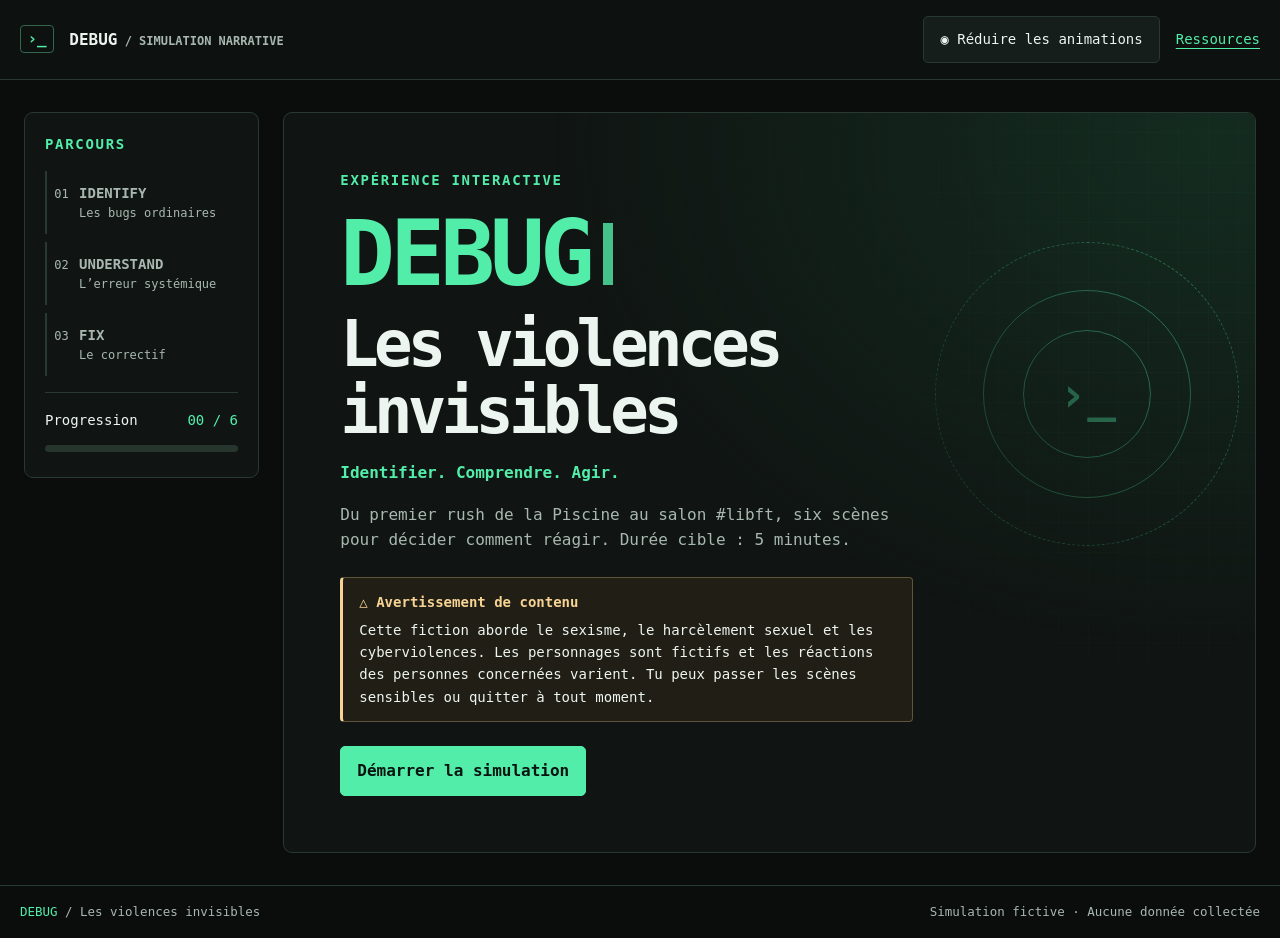
<file: index.html>
<!doctype html>
<html lang="fr">
<head>
<meta charset="utf-8">
<meta name="viewport" content="width=device-width, initial-scale=1">
<meta name="description" content="Une simulation narrative sur les violences sexistes et sexuelles en milieu étudiant.">
<title>DEBUG — Les violences invisibles</title>
<link rel="stylesheet" href="style.css">
<script defer src="scenes.js"></script>
<script defer src="game.js"></script>
</head>
<body>
<a class="jump" href="#screen">Aller au contenu</a>
<header class="top">
  <div class="brand"><span class="mark" aria-hidden="true">›_</span> DEBUG<span class="brand-extra"> / SIMULATION NARRATIVE</span></div>
  <nav aria-label="Commandes de la simulation">
    <button id="motion" type="button" aria-pressed="false"><span aria-hidden="true">◉</span> Réduire les animations</button>
    <button id="exit" type="button" hidden>Quitter la simulation</button>
    <a id="resources-link" href="ressources.html">Ressources</a>
  </nav>
</header>
<div class="layout">
<aside class="sidebar" aria-label="Progression dans la simulation">
  <p class="label">PARCOURS</p>
  <ol id="chapters">
    <li><span>01</span><div><strong>IDENTIFY</strong><small>Les bugs ordinaires</small></div></li>
    <li><span>02</span><div><strong>UNDERSTAND</strong><small>L’erreur systémique</small></div></li>
    <li><span>03</span><div><strong>FIX</strong><small>Le correctif</small></div></li>
  </ol>
  <div class="progress">
    <label for="progress">Progression <span id="count">00 / 06</span></label>
    <progress id="progress" value="0" max="6"></progress>
  </div>
</aside>
<main id="screen" tabindex="-1">
  <section class="intro reveal">
    <div class="intro-art" aria-hidden="true"><i></i><i></i><i></i><b>›_</b></div>
    <p class="label eyebrow">EXPÉRIENCE INTERACTIVE</p>
    <h1><span>DEBUG<span class="cursor" aria-hidden="true"></span></span>Les violences<br>invisibles</h1>
    <p class="slogan">Identifier. Comprendre. Agir.</p>
    <p class="intro-copy">Du premier rush de la Piscine au salon #libft, six scènes pour décider comment réagir. Durée cible : 5 minutes.</p>
    <div class="warning"><strong><span aria-hidden="true">△</span> Avertissement de contenu</strong><p>Cette fiction aborde le sexisme, le harcèlement sexuel et les cyberviolences. Les personnages sont fictifs et les réactions des personnes concernées varient. Tu peux passer les scènes sensibles ou quitter à tout moment.</p></div>
    <button class="primary" id="start" type="button">Démarrer la simulation</button>
  </section>
</main>
</div>
<footer class="footer"><span>DEBUG<span class="muted"> / Les violences invisibles</span></span><span>Simulation fictive · Aucune donnée collectée</span></footer>
<noscript><p class="noscript">JavaScript doit être activé pour jouer. <a href="ressources.html">Consulter les ressources</a>.</p></noscript>
</body>
</html>
</file>
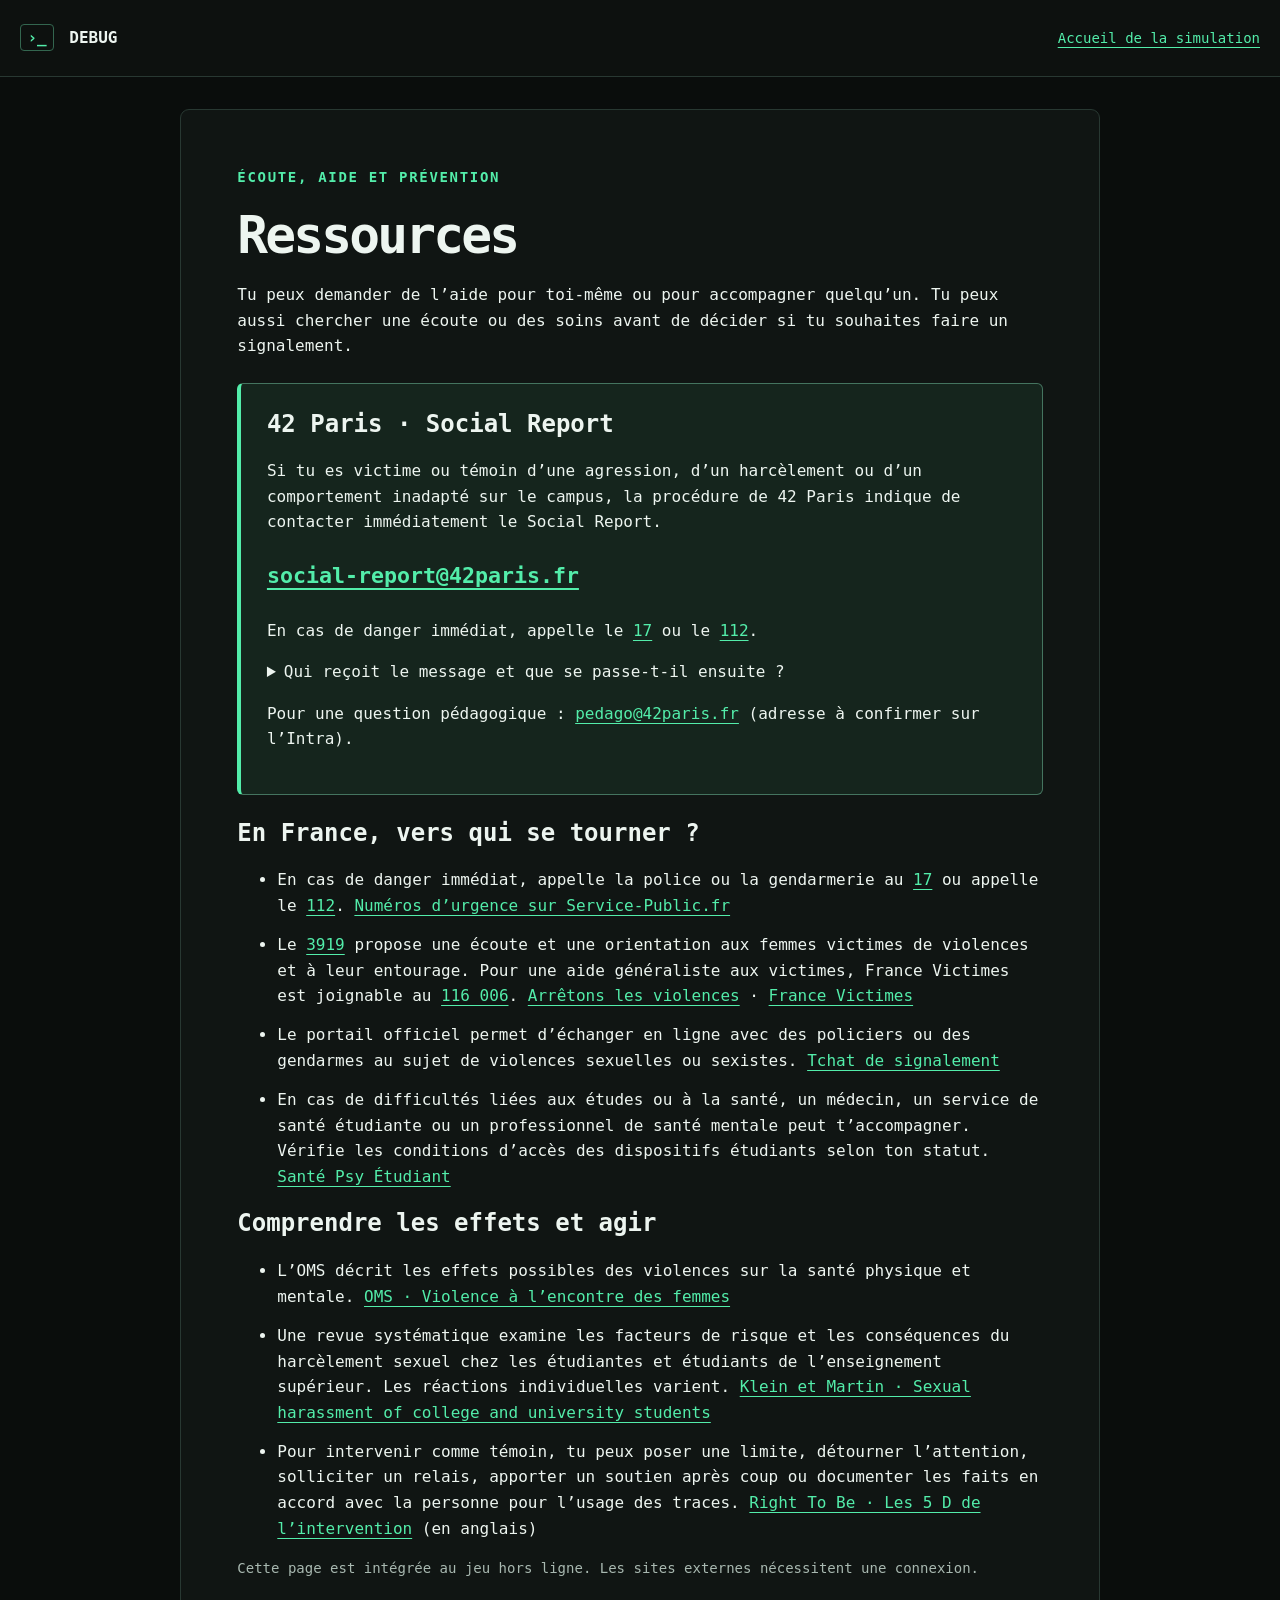
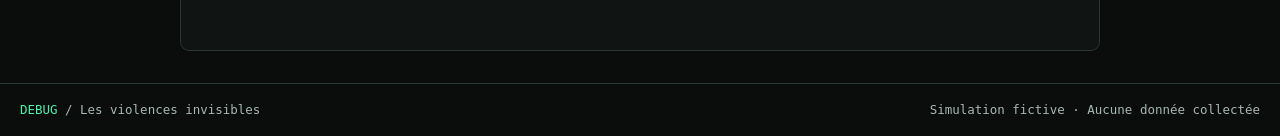
<file: ressources.html>
<!doctype html>
<html lang="fr">
<head>
<meta charset="utf-8">
<meta name="viewport" content="width=device-width, initial-scale=1">
<title>Ressources — DEBUG</title>
<link rel="stylesheet" href="style.css">
</head>
<body>
<a class="jump" href="#screen">Aller au contenu</a>
<header class="top">
  <div class="brand"><span class="mark" aria-hidden="true">›_</span> DEBUG</div>
  <nav aria-label="Navigation"><a href="index.html">Accueil de la simulation</a></nav>
</header>
<main id="screen" class="resources-wrap" tabindex="-1">
<section class="resources">
  <p class="label">ÉCOUTE, AIDE ET PRÉVENTION</p>
  <h1>Ressources</h1>
  <p>Tu peux demander de l’aide pour toi-même ou pour accompagner quelqu’un. Tu peux aussi chercher une écoute ou des soins avant de décider si tu souhaites faire un signalement.</p>
  <div class="campus-contact">
    <h2>42 Paris · Social Report</h2>
    <p>Si tu es victime ou témoin d’une agression, d’un harcèlement ou d’un comportement inadapté sur le campus, la procédure de 42 Paris indique de contacter immédiatement le Social Report.</p>
    <a class="campus-email" href="mailto:social-report@42paris.fr">social-report@42paris.fr</a>
    <p>En cas de danger immédiat, appelle le <a href="tel:17">17</a> ou le <a href="tel:112">112</a>.</p>
    <details>
      <summary>Qui reçoit le message et que se passe-t-il ensuite ?</summary>
      <p>La procédure de 42 Paris indique que la boîte est confidentielle et réservée à un nombre restreint de membres habilités du staff.</p>
      <ul>
        <li>Sophie Viger · Directrice générale de 42</li>
        <li>Grégoire Martinez · Directeur de 42 Paris</li>
        <li>Sevana Tchakerian · Directrice Pédagogie &amp; Inclusion</li>
        <li>Sanaé Blanc · Directrice de la communication et référente mixité</li>
      </ul>
      <ol>
        <li>Un membre habilité lit le message et évalue l’urgence et la gravité.</li>
        <li>L’équipe analyse les faits, les risques et les relais à mobiliser.</li>
        <li>Selon la situation, elle peut reprendre contact, entendre les personnes concernées et recueillir d’autres témoignages. Les témoignages peuvent être anonymisés si la situation le nécessite.</li>
        <li>Selon le cas, des mesures d’accompagnement, de prévention ou des suites disciplinaires peuvent être décidées.</li>
      </ol>
      <p class="meta">Source : procédure « Comportements inappropriés / Social Report » de 42 Paris fournie par le projet.</p>
    </details>
    <p>Pour une question pédagogique : <a href="mailto:pedago@42paris.fr">pedago@42paris.fr</a> (adresse à confirmer sur l’Intra).</p>
  </div>
  <h2>En France, vers qui se tourner ?</h2>
  <ul>
    <li>En cas de danger immédiat, appelle la police ou la gendarmerie au <a href="tel:17">17</a> ou appelle le <a href="tel:112">112</a>. <a href="https://www.service-public.gouv.fr/particuliers/vosdroits/F33954">Numéros d’urgence sur Service-Public.fr</a></li>
    <li>Le <a href="tel:3919">3919</a> propose une écoute et une orientation aux femmes victimes de violences et à leur entourage. Pour une aide généraliste aux victimes, France Victimes est joignable au <a href="tel:116006">116 006</a>. <a href="https://arretonslesviolences.gouv.fr/besoin-d-aide">Arrêtons les violences</a> · <a href="https://www.france-victimes.fr/">France Victimes</a></li>
    <li>Le portail officiel permet d’échanger en ligne avec des policiers ou des gendarmes au sujet de violences sexuelles ou sexistes. <a href="https://www.service-public.fr/cmi">Tchat de signalement</a></li>
    <li>En cas de difficultés liées aux études ou à la santé, un médecin, un service de santé étudiante ou un professionnel de santé mentale peut t’accompagner. Vérifie les conditions d’accès des dispositifs étudiants selon ton statut. <a href="https://santepsy.etudiant.gouv.fr/">Santé Psy Étudiant</a></li>
  </ul>
  <h2>Comprendre les effets et agir</h2>
  <ul>
    <li>L’OMS décrit les effets possibles des violences sur la santé physique et mentale. <a href="https://www.who.int/fr/news-room/fact-sheets/detail/violence-against-women">OMS · Violence à l’encontre des femmes</a></li>
    <li>Une revue systématique examine les facteurs de risque et les conséquences du harcèlement sexuel chez les étudiantes et étudiants de l’enseignement supérieur. Les réactions individuelles varient. <a href="https://doi.org/10.1177/1524838019881731">Klein et Martin · Sexual harassment of college and university students</a></li>
    <li>Pour intervenir comme témoin, tu peux poser une limite, détourner l’attention, solliciter un relais, apporter un soutien après coup ou documenter les faits en accord avec la personne pour l’usage des traces. <a href="https://righttobe.org/guides/bystander-intervention-training/">Right To Be · Les 5 D de l’intervention</a> (en anglais)</li>
  </ul>
  <p class="meta">Cette page est intégrée au jeu hors ligne. Les sites externes nécessitent une connexion.</p>
</section>
</main>
<footer class="footer"><span>DEBUG<span class="muted"> / Les violences invisibles</span></span><span>Simulation fictive · Aucune donnée collectée</span></footer>
</body>
</html>
</file>
<file: style.css>
:root {
  color-scheme: dark;
  --bg: #0a0d0c;
  --panel: #101513;
  --line: #283832;
  --muted: #a8b8b0;
  --text: #edf5f0;
  --green: #53edaa;
  --mono: ui-monospace, "Cascadia Code", "DejaVu Sans Mono", monospace;
}
* { box-sizing: border-box; }
body { margin: 0; background: var(--bg); color: var(--text); font: 1rem/1.6 var(--mono); min-height: 100vh; display: flex; flex-direction: column; }
button, a { -webkit-tap-highlight-color: transparent; }
a { color: var(--green); text-underline-offset: .25em; }
button { font: inherit; color: var(--text); background: #151e1a; border: 1px solid var(--line); border-radius: 5px; padding: .7rem 1rem; cursor: pointer; min-height: 44px; }
button:hover { border-color: var(--green); background: #1e3027; }
:focus-visible { outline: 2px solid #f7d493; outline-offset: 4px; }
[hidden] { display: none !important; }
.jump { position: absolute; z-index: 3; top: 10px; left: 10px; background: var(--bg); padding: .5rem; transform: translateY(-160%); }
.jump:focus { transform: none; }
.top, .footer { display: flex; align-items: center; justify-content: space-between; gap: 1rem; padding: 1rem max(1.25rem, calc((100% - 1320px) / 2)); }
.top { border-bottom: 1px solid var(--line); background: #0d110f; }
.brand { font-weight: 800; white-space: nowrap; }
.mark { color: var(--green); border: 1px solid #33664f; border-radius: 4px; padding: .2rem .4rem; margin-right: .35rem; }
.brand-extra, .muted { color: var(--muted); }
.brand-extra { font-size: .75rem; }
.top nav { display: flex; align-items: center; flex-wrap: wrap; gap: .55rem 1rem; }
.top nav button, .top nav a { font-size: .875rem; }
.top nav a { display: inline-flex; align-items: center; min-height: 44px; }
.layout { width: min(1320px, calc(100% - 3rem)); margin: 2rem auto; display: grid; grid-template-columns: 235px minmax(0, 1fr); gap: 1.5rem; flex: 1; align-items: start; }
.sidebar, main { border: 1px solid var(--line); border-radius: 9px; background: var(--panel); }
.sidebar { padding: 1.25rem; }
.label { color: var(--green); font-size: .875rem; letter-spacing: .12em; font-weight: 700; margin: 0 0 1rem; }
.sidebar ol { margin: 0; padding: 0; list-style: none; display: grid; gap: .55rem; }
.sidebar li { display: flex; gap: .65rem; align-items: baseline; padding: .65rem .45rem; border-left: 2px solid var(--line); color: var(--muted); }
.sidebar li[aria-current] { background: #163124; border-color: var(--green); color: var(--green); }
.sidebar li span, .sidebar small { font-size: .75rem; }
.sidebar strong, .sidebar small { display: block; }
.sidebar strong { font-size: .875rem; }
.progress { margin-top: 1rem; border-top: 1px solid var(--line); padding-top: 1rem; }
.progress label { display: flex; justify-content: space-between; gap: .5rem; font-size: .875rem; }
#count { color: var(--green); }
progress { width: 100%; height: 7px; border: 0; border-radius: 6px; overflow: hidden; background: #26352e; accent-color: var(--green); }
progress::-webkit-progress-bar { background: #26352e; }
progress::-webkit-progress-value { background: var(--green); transition: width .35s ease; }
progress::-moz-progress-bar { background: var(--green); }
main { min-width: 0; overflow-wrap: anywhere; }
main section { padding: clamp(1.25rem, 4.4vw, 4.4rem); }
.intro { position: relative; overflow: hidden; isolation: isolate; border-radius: inherit; background: radial-gradient(ellipse at 95% 4%, #142c20 0%, transparent 50%); }
.intro h1 { font-size: clamp(2.15rem, 5vw, 4.6rem); line-height: 1.04; letter-spacing: -.075em; margin: 1rem 0; }
.intro h1 > span { display: block; color: var(--green); font-size: 1.42em; margin-bottom: .1em; }
.cursor { display: inline-block; width: .11em; height: .69em; margin-left: .14em; background: var(--green); opacity: .8; }
.intro-art { position: absolute; z-index: -1; inset: 0 0 auto auto; width: 48%; height: 100%; color: #73edac; overflow: hidden; background: repeating-linear-gradient(0deg, transparent 0 29px, #50db9811 30px), repeating-linear-gradient(90deg, transparent 0 29px, #50db9811 30px); mask-image: radial-gradient(ellipse at 76% 28%, black, transparent 72%); }
.intro-art i, .intro-art b { position: absolute; top: 38%; left: 64%; transform: translate(-50%, -50%); }
.intro-art i { width: 8rem; aspect-ratio: 1; border-radius: 50%; border: 1px solid #53edaa65; }
.intro-art i:nth-child(2) { width: 13rem; }
.intro-art i:nth-child(3) { width: 19rem; border-style: dashed; }
.intro-art b { font-size: 3rem; color: #53edaa70; }
.slogan { color: var(--green); font-weight: 700; }
.intro-copy { max-width: 61ch; color: var(--muted); }
.warning { max-width: 68ch; margin: 1.5rem 0; padding: .8rem 1rem; border: 1px solid #60553b; border-left: 3px solid #f7d493; background: #211e16; border-radius: 4px; font-size: .875rem; }
.warning strong { color: #f7d493; }
.warning p { margin: .35rem 0 0; }
.primary { background: var(--green); border-color: var(--green); color: #081410; font-weight: 800; }
.primary:hover { background: #a0f8cd; }
.footer { border-top: 1px solid var(--line); color: var(--muted); font-size: .78rem; }
.footer > span:first-child { color: var(--green); }
h1, h2, h3 { line-height: 1.2; }
.scene h1, .report h1, .resources h1 { font-size: clamp(1.85rem, 4vw, 3.35rem); letter-spacing: -.055em; margin: .45rem 0 1rem; }
.meta { color: var(--muted); font-size: .875rem; }
.chat { margin: 1.5rem 0; border: 1px solid var(--line); border-radius: 6px; background: #0c110e; }
.chat h2 { margin: 0; padding: .8rem 1rem; background: #17231c; color: var(--green); font-size: .95rem; }
.chat ol { margin: 0; list-style: none; padding: 1rem; display: grid; gap: 1rem; }
.chat p { margin: .15rem 0 0; }
.chat strong { color: #a3f2cb; font-size: .9rem; }
.prompt { font-size: 1.15rem; margin: 1.65rem 0 .75rem; }
.choices { display: grid; gap: .6rem; }
.choice { text-align: left; display: flex; align-items: baseline; gap: .8rem; }
.choice span { color: var(--green); font-size: .875rem; }
.actions { display: flex; gap: .75rem; flex-wrap: wrap; margin-top: 1.3rem; align-items: center; }
.feedback, .report-grid article { border-left: 3px solid var(--green); background: #18251e; padding: 1rem 1.2rem; }
.feedback h2, .report-grid h2 { margin: 0 0 .6rem; font-size: 1.1rem; }
.feedback p:last-child, .report-grid p:last-child { margin-bottom: 0; }
.report-grid { display: grid; grid-template-columns: repeat(2, minmax(0, 1fr)); gap: 1rem; margin: 1.5rem 0; }
.ending { margin: 2rem 0; font-weight: 700; color: var(--green); }
.resources-wrap { width: min(920px, calc(100% - 2rem)); margin: 2rem auto; }
.resources li { margin-bottom: .85rem; }
.noscript { margin: 1rem; }
.reveal { animation: appear .4s both; animation-delay: var(--delay, 0ms); }
@keyframes appear { from { opacity: 0; transform: translateY(7px); } to { opacity: 1; transform: none; } }
.reduced *, .reduced *::before, .reduced *::after { animation: none !important; transition: none !important; }
@media (prefers-reduced-motion: reduce) {
  *, *::before, *::after { animation: none !important; transition: none !important; }
}
@media (max-width: 780px) {
  .layout { width: calc(100% - 2rem); grid-template-columns: 1fr; margin: 1rem auto; gap: 1rem; }
  .top { flex-wrap: wrap; }
  .sidebar { padding: .75rem; }
  .sidebar ol { grid-template-columns: repeat(3, minmax(0, 1fr)); gap: .25rem; }
  .sidebar li { display: block; padding: .2rem .35rem; }
  .sidebar li strong { font-size: clamp(.65rem, 2.8vw, .875rem); }
  .sidebar small { display: none; }
  .sidebar .label { margin-bottom: .3rem; }
  .progress { margin-top: .5rem; padding-top: .35rem; }
  .intro-art { opacity: .45; }
}
@media (max-width: 540px) {
  .report-grid { grid-template-columns: 1fr; }
  .footer { flex-direction: column; align-items: flex-start; gap: .25rem; }
}

/* Le salon reprend les repères d’une messagerie tout en gardant le thème DEBUG. */
.conversation { background: #171d1b; border-color: #384943; }
.conversation h2 {
  display: flex;
  flex-wrap: wrap;
  align-items: baseline;
  gap: .35rem .8rem;
  background: #202b26;
  border-bottom: 1px solid #384943;
  border-radius: 5px 5px 0 0;
}
.channel-context { color: var(--muted); font-size: .8rem; font-weight: 400; }
.conversation ol { gap: .15rem; padding: .55rem; }
.conversation li {
  display: grid;
  grid-template-columns: 2.25rem minmax(0, 1fr);
  align-items: start;
  gap: .65rem;
  padding: .5rem .4rem;
  border-radius: 4px;
}
.conversation li:hover { background: #212c27; }
.message-byline { display: flex; flex-wrap: wrap; align-items: baseline; gap: .1rem .65rem; }
.message-byline time { color: var(--muted); font-size: .8rem; }
.conversation p { font-family: system-ui, sans-serif; }
.avatar {
  display: grid;
  place-items: center;
  aspect-ratio: 1;
  border-radius: 50%;
  background: #384641;
  color: #f2faf6;
  font-size: .95rem;
  font-weight: 800;
}
.avatar[data-author="Sarah"] { background: #285744; }
.avatar[data-author="Thomas"] { background: #495375; }
.avatar[data-author="Lucas"] { background: #5a4532; }
.avatar[data-author="Maxime"] { background: #593d56; }

/* La clôture occupe tout l’écran de jeu, y compris l’espace du parcours. */
.final-screen .layout { display: block; width: 100%; margin: 0; }
.final-screen .sidebar { display: none; }
.final-screen main { border: 0; border-radius: 0; }
.ending {
  display: flex;
  flex-direction: column;
  justify-content: center;
  min-height: 78svh;
  margin: 0;
  padding: clamp(1.5rem, 7vw, 7rem);
  background: radial-gradient(ellipse at 85% 20%, #1a3a2b, transparent 55%), #0a100d;
  color: var(--text);
}
.ending h1 {
  max-width: 14ch;
  margin: 0 0 .4em;
  font-size: clamp(2.4rem, 8vw, 8rem);
  letter-spacing: -.07em;
  line-height: .98;
}
.ending h1 span { color: var(--green); display: block; }
.ending p { margin: .35rem 0; }
.ending p:last-of-type { color: var(--muted); font-weight: 400; margin-top: 1.4rem; }
.campus-contact { border: 1px solid #44745f; border-left: 4px solid var(--green); background: #15251d; border-radius: 6px; padding: clamp(1rem, 3vw, 1.6rem); margin: 1.5rem 0; }
.campus-contact h2 { margin-top: 0; }
.campus-email { display: inline-block; padding: .5rem 0; font-size: clamp(1rem, 4vw, 1.35rem); font-weight: 800; }
</file>
